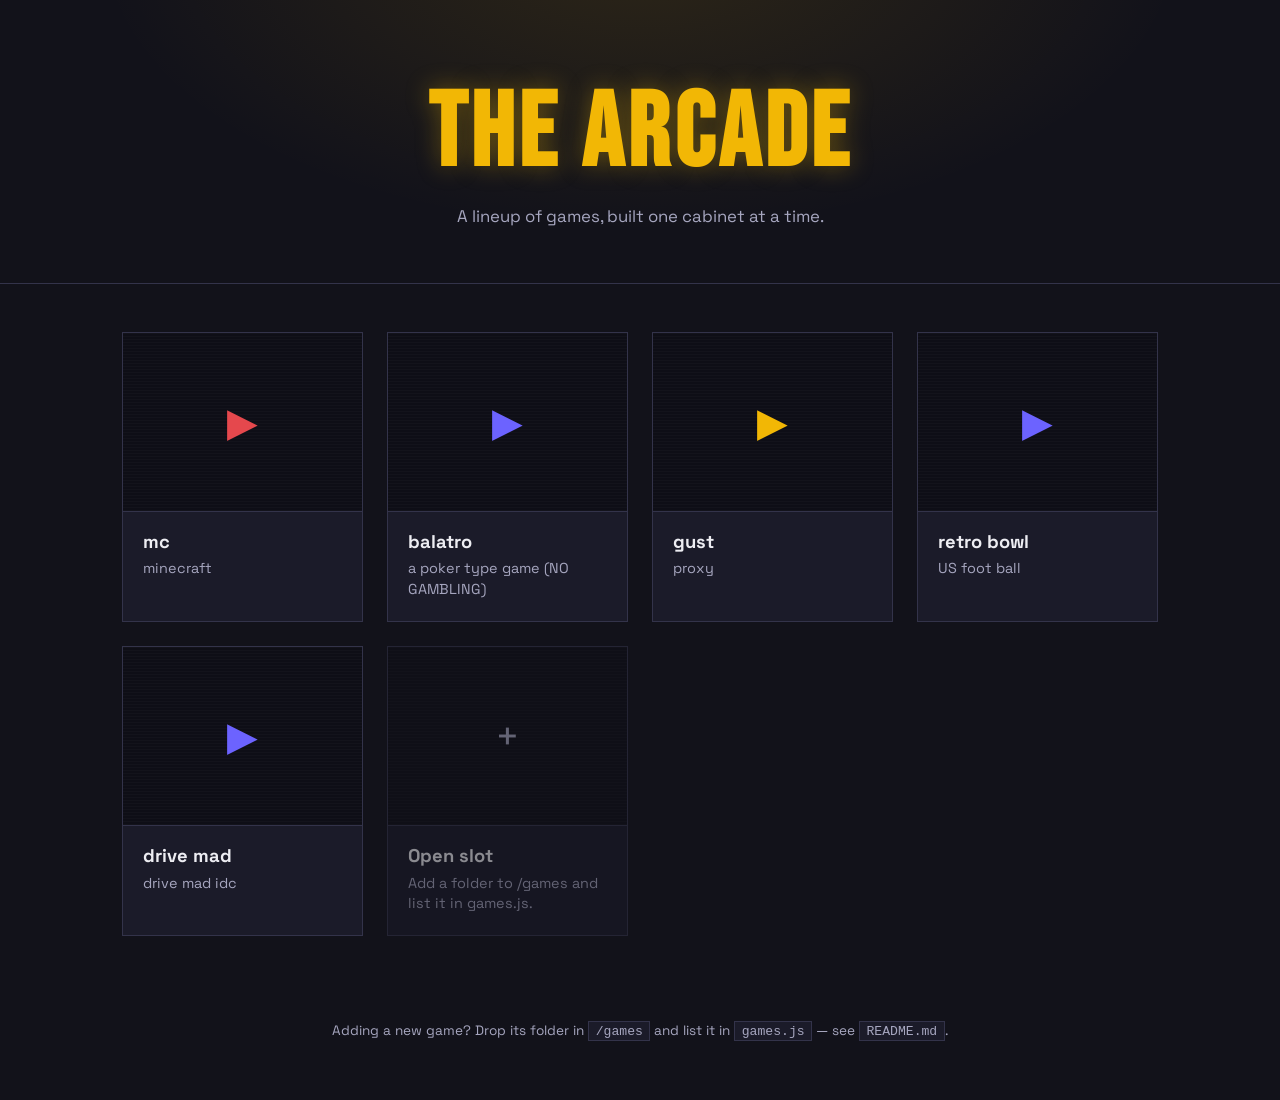
<file: index.html>
<!DOCTYPE html>
<html lang="en">
<head>
<meta charset="UTF-8">
<meta name="viewport" content="width=device-width, initial-scale=1.0">
<title>The Arcade</title>
<link rel="preconnect" href="https://fonts.googleapis.com">
<link href="https://fonts.googleapis.com/css2?family=Bebas+Neue&family=Space+Grotesk:wght@400;500;700&display=swap" rel="stylesheet">
<link rel="stylesheet" href="style.css">
</head>
<body>

  <header class="marquee">
    <div class="marquee-inner">
      <h1>THE ARCADE</h1>
      <p class="tagline">A lineup of games, built one cabinet at a time.</p>
    </div>
  </header>

  <main class="floor" id="floor">
    <!-- Game cards are injected here by games.js -->
  </main>

  <footer class="floor-note">
    <p>Adding a new game? Drop its folder in <code>/games</code> and list it in <code>games.js</code> — see <code>README.md</code>.</p>
  </footer>

  <script src="games.js"></script>
  <script src="app.js"></script>
</body>
</html>
</file>
<file: style.css>
:root {
  --bg: #12121A;
  --surface: #1B1B29;
  --surface-line: #33334A;
  --text: #EDEDF2;
  --text-dim: #A6A6BF;
  --gold: #F2B705;
  --violet: #6C63FF;
  --red: #E5484D;
}

* { box-sizing: border-box; }

body {
  margin: 0;
  background: var(--bg);
  color: var(--text);
  font-family: 'Space Grotesk', sans-serif;
  min-height: 100vh;
}

/* ---------- Marquee header ---------- */

.marquee {
  padding: 4.5rem 1.5rem 3.5rem;
  text-align: center;
  border-bottom: 1px solid var(--surface-line);
  background:
    radial-gradient(ellipse at 50% -20%, rgba(242, 183, 5, 0.12), transparent 60%);
}

.marquee-inner h1 {
  font-family: 'Bebas Neue', sans-serif;
  font-size: clamp(3.5rem, 10vw, 6.5rem);
  letter-spacing: 0.04em;
  margin: 0;
  color: var(--gold);
  text-shadow: 0 0 24px rgba(242, 183, 5, 0.35);
}

.tagline {
  margin: 0.5rem 0 0;
  color: var(--text-dim);
  font-size: 1.05rem;
  max-width: 34ch;
  margin-inline: auto;
}

/* ---------- Game floor ---------- */

.floor {
  display: grid;
  grid-template-columns: repeat(auto-fill, minmax(240px, 1fr));
  gap: 1.5rem;
  padding: 3rem 2rem;
  max-width: 1100px;
  margin: 0 auto;
}

.cabinet {
  display: block;
  text-decoration: none;
  color: inherit;
  background: var(--surface);
  border: 1px solid var(--surface-line);
  padding: 0;
  overflow: hidden;
  transition: border-color 0.15s ease, transform 0.15s ease;
}

.cabinet:hover,
.cabinet:focus-visible {
  transform: translateY(-3px);
  outline: none;
}

.cabinet--gold:hover, .cabinet--gold:focus-visible {
  border-color: var(--gold);
}

.cabinet--violet:hover, .cabinet--violet:focus-visible {
  border-color: var(--violet);
}

.cabinet--red:hover, .cabinet--red:focus-visible {
  border-color: var(--red);
}

.cabinet-screen {
  aspect-ratio: 4 / 3;
  display: flex;
  align-items: center;
  justify-content: center;
  background:
    repeating-linear-gradient(
      0deg,
      rgba(255,255,255,0.02) 0px,
      rgba(255,255,255,0.02) 1px,
      transparent 1px,
      transparent 3px
    ),
    #0E0E16;
  border-bottom: 1px solid var(--surface-line);
}

.cabinet-glyph {
  font-size: 2.5rem;
  color: var(--text-dim);
}

.cabinet--gold .cabinet-glyph { color: var(--gold); }
.cabinet--violet .cabinet-glyph { color: var(--violet); }
.cabinet--red .cabinet-glyph { color: var(--red); }

.cabinet-label {
  padding: 1.1rem 1.25rem 1.4rem;
}

.cabinet-label h2 {
  font-family: 'Space Grotesk', sans-serif;
  font-weight: 700;
  font-size: 1.15rem;
  margin: 0 0 0.35rem;
}

.cabinet-label p {
  margin: 0;
  font-size: 0.9rem;
  color: var(--text-dim);
  line-height: 1.4;
}

.cabinet--empty {
  cursor: default;
  opacity: 0.55;
}

.cabinet--empty:hover {
  transform: none;
  border-color: var(--surface-line);
}

/* ---------- Footer ---------- */

.floor-note {
  text-align: center;
  padding: 1.5rem 1.5rem 3rem;
  color: var(--text-dim);
  font-size: 0.85rem;
}

.floor-note code {
  background: var(--surface);
  border: 1px solid var(--surface-line);
  padding: 0.1rem 0.4rem;
  font-size: 0.82rem;
}

@media (prefers-reduced-motion: reduce) {
  .cabinet { transition: none; }
}
</file>
